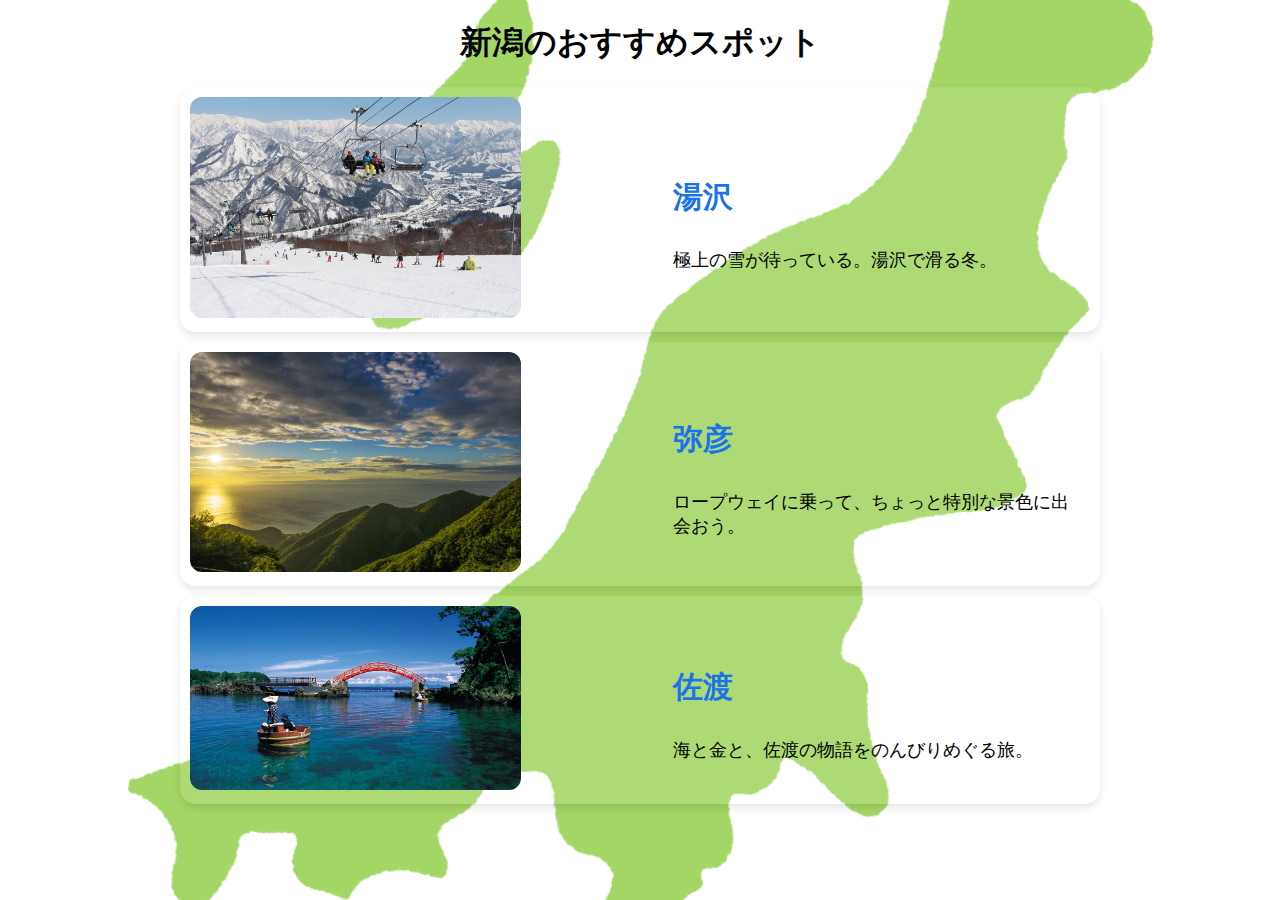
<file: index.html>
<!DOCTYPE html>
<html lang="en">

<head>
    <meta charset="UTF-8">
    <meta name="viewport" content="width=device-width, initial-scale=1.0">
    <title>新潟紹介サイト</title>
    <link rel="stylesheet" href="css/index.css">
    <style>
        body {
            background-image: url(images/niigata-prefecture_map.png);
            background-size: cover;
            background-repeat: no-repeat;
            background-position: center center;
        }
    </style>
</head>

<body>
    <h1 align="center">新潟のおすすめスポット</h1>
    <a href="yuzawa.html">
        <div id="box1">
            <div id="a1">
                <img src="images/Yuzawa_winter.jpeg" style="width: 50%; height: auto;">
            </div>
            <div id="b1">
                <p>湯沢</p>
                極上の雪が待っている。湯沢で滑る冬。
            </div>
        </div>
    </a>

    <a href="yahiko.html">
        <div id="box2">
            <div id="a2">
                <img src="images/Yahiko_green.jpg" style="width: 50%; height: auto;">
            </div>
            <div id="b2">
                <p>弥彦</p>
                ロープウェイに乗って、ちょっと特別な景色に出会おう。
            </div>
        </div>
    </a>

    <a href="sado.html">
        <div id="box3">
            <div id="a3">
                <img src="images/sado_tarai.jpg" style="width: 50%; height: auto;">
            </div>
            <div id="b3">
                <p>佐渡</p>
                海と金と、佐渡の物語をのんびりめぐる旅。
            </div>
        </div>
    </a>
</body>

</html>
</file>
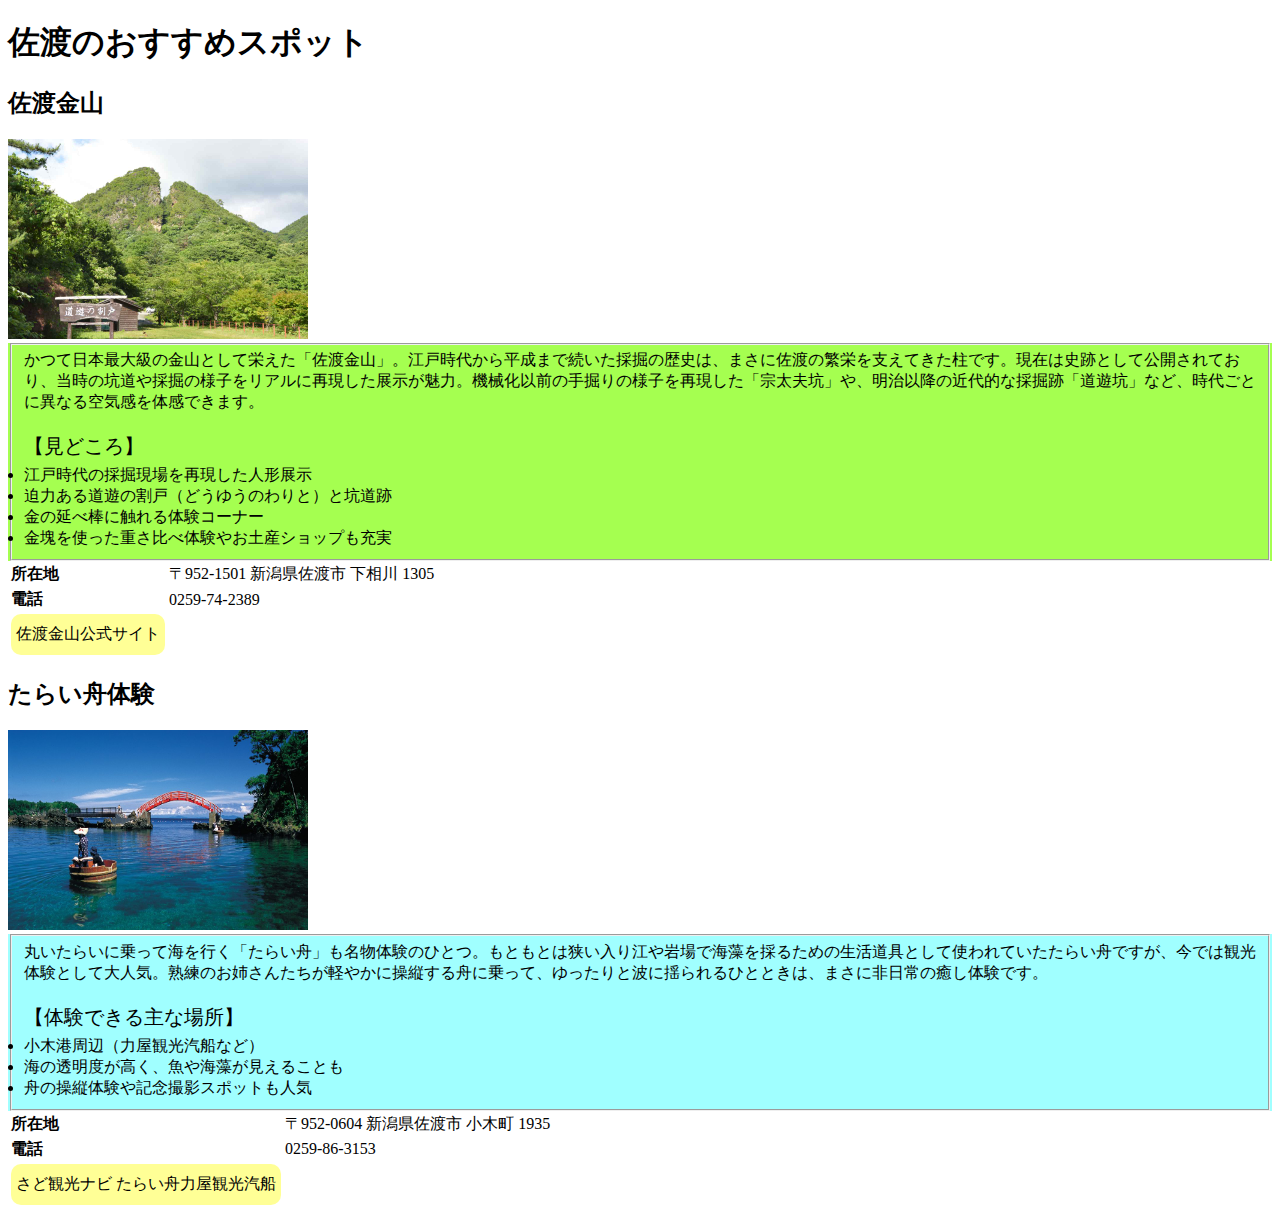
<file: sado.html>
<!DOCTYPE html>
<html lang="en">

<head>
    <meta charset="UTF-8">
    <meta name="viewport" content="width=device-width, initial-scale=1.0">
    <title>佐渡の紹介</title>
    <link rel="stylesheet" href="css/sado.css">
</head>

<body>
    <h1>佐渡のおすすめスポット</h1>
    <h2>佐渡金山</h2>
    <img src="images/sado_mountain.jpg" width="300px" height="200px">
    <form id="m">
        <fieldset>
            かつて日本最大級の金山として栄えた「佐渡金山」。江戸時代から平成まで続いた採掘の歴史は、まさに佐渡の繁栄を支えてきた柱です。現在は史跡として公開されており、当時の坑道や採掘の様子をリアルに再現した展示が魅力。機械化以前の手掘りの様子を再現した「宗太夫坑」や、明治以降の近代的な採掘跡「道遊坑」など、時代ごとに異なる空気感を体感できます。
            <p>【見どころ】</p>
            <li>江戸時代の採掘現場を再現した人形展示</li>
            <li>迫力ある道遊の割戸（どうゆうのわりと）と坑道跡</li>
            <li>金の延べ棒に触れる体験コーナー</li>
            <li>金塊を使った重さ比べ体験やお土産ショップも充実</li>
        </fieldset>
    </form>
    <table>
        <tbody>
            <tr>
                <th align="left">所在地</th>
                <td>〒952-1501 新潟県佐渡市 下相川 1305</td>
            </tr>
            <tr>
                <th align="left">電話</th>
                <td>0259-74-2389</td>
            </tr>
            <tr>
                <td><a href="https://www.sado-kinzan.com/" class="button">佐渡金山公式サイト</a></td>
            </tr>
        </tbody>
    </table>
    <h2>たらい舟体験</h2>
    <img src="images/sado_tarai.jpg" width="300px" height="200px">
    <form id="t">
        <fieldset>
            丸いたらいに乗って海を行く「たらい舟」も名物体験のひとつ。もともとは狭い入り江や岩場で海藻を採るための生活道具として使われていたたらい舟ですが、今では観光体験として大人気。熟練のお姉さんたちが軽やかに操縦する舟に乗って、ゆったりと波に揺られるひとときは、まさに非日常の癒し体験です。
            <p>【体験できる主な場所】</p>
            <li>小木港周辺（力屋観光汽船など）</li>
            <li>海の透明度が高く、魚や海藻が見えることも</li>
            <li>舟の操縦体験や記念撮影スポットも人気</li>
        </fieldset>
    </form>
    <table>
        <tbody>
            <tr>
                <th align="left">所在地</th>
                <td>〒952-0604 新潟県佐渡市 小木町 1935</td>
            </tr>
            <tr>
                <th align="left">電話</th>
                <td>0259-86-3153</td>
            </tr>
            <tr>
                <td><a href="https://www.visitsado.com/spot/detail0045/" class="button">さど観光ナビ たらい舟力屋観光汽船</a></td>
            </tr>
        </tbody>
    </table>
</body>

</html>
</file>
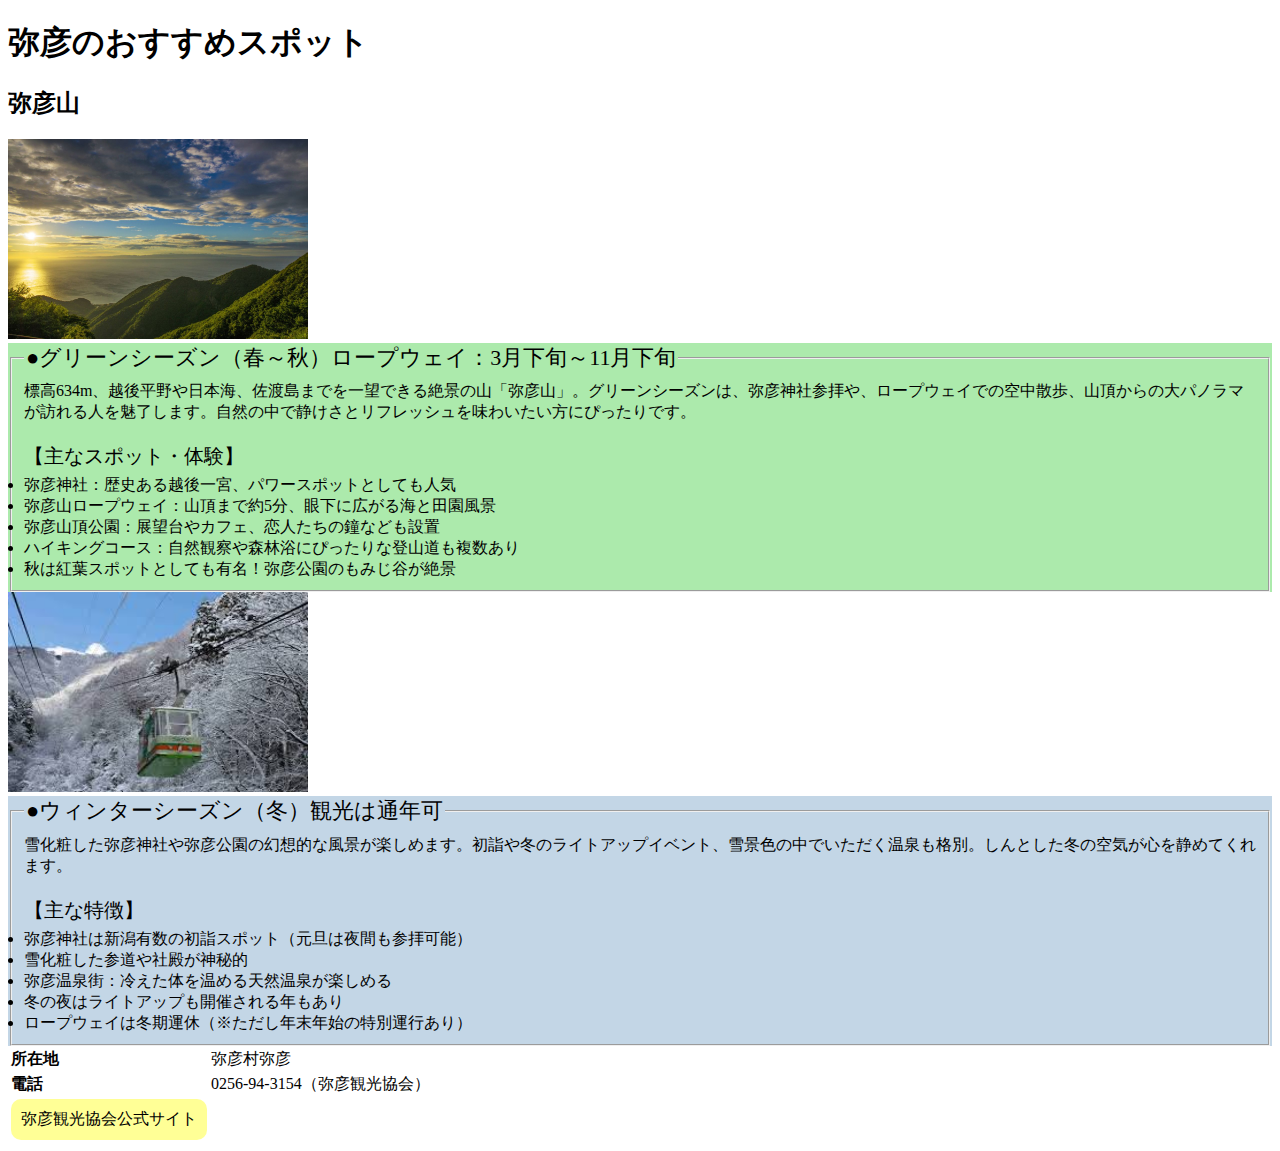
<file: yahiko.html>
<!DOCTYPE html>
<html lang="en">

<head>
    <meta charset="UTF-8">
    <meta name="viewport" content="width=device-width, initial-scale=1.0">
    <title>弥彦の紹介</title>
    <link rel="stylesheet" href="css/yahiko.css">
</head>

<body>
    <h1>弥彦のおすすめスポット</h1>
    <h2>弥彦山</h2>
    <img src="images/Yahiko_green.jpg" width="300px" height="200px">
    <form id="g">
        <fieldset>
            <legend>●グリーンシーズン（春～秋）ロープウェイ：3月下旬～11月下旬</legend>
            標高634m、越後平野や日本海、佐渡島までを一望できる絶景の山「弥彦山」。グリーンシーズンは、弥彦神社参拝や、ロープウェイでの空中散歩、山頂からの大パノラマが訪れる人を魅了します。自然の中で静けさとリフレッシュを味わいたい方にぴったりです。
            <p>【主なスポット・体験】</p>
            <li>弥彦神社：歴史ある越後一宮、パワースポットとしても人気</li>
            <li>弥彦山ロープウェイ：山頂まで約5分、眼下に広がる海と田園風景</li>
            <li>弥彦山頂公園：展望台やカフェ、恋人たちの鐘なども設置</li>
            <li>ハイキングコース：自然観察や森林浴にぴったりな登山道も複数あり</li>
            <li>秋は紅葉スポットとしても有名！弥彦公園のもみじ谷が絶景</li>
        </fieldset>
    </form>
    <img src="images/Yahiko_winter.jpg" width="300px" height="200px">
    <form id="w">
        <fieldset>
            <legend>●ウィンターシーズン（冬）観光は通年可</legend>
            雪化粧した弥彦神社や弥彦公園の幻想的な風景が楽しめます。初詣や冬のライトアップイベント、雪景色の中でいただく温泉も格別。しんとした冬の空気が心を静めてくれます。
            <p>【主な特徴】</p>
            <li>弥彦神社は新潟有数の初詣スポット（元旦は夜間も参拝可能）</li>
            <li>雪化粧した参道や社殿が神秘的</li>
            <li>弥彦温泉街：冷えた体を温める天然温泉が楽しめる</li>
            <li>冬の夜はライトアップも開催される年もあり</li>
            <li>ロープウェイは冬期運休（※ただし年末年始の特別運行あり）</li>
        </fieldset>
    </form>
    <table>
        <tbody>
            <tr>
                <th align="left">所在地</th>
                <td>弥彦村弥彦</td>
            </tr>
            <tr>
                <th align="left">電話</th>
                <td>0256-94-3154（弥彦観光協会）</td>
            </tr>
            <tr>
                <td><a href="https://www.e-yahiko.com/spot/yahikoyama/" class="button">弥彦観光協会公式サイト</a></td>
            </tr>
        </tbody>
    </table>
</body>

</html>
</file>
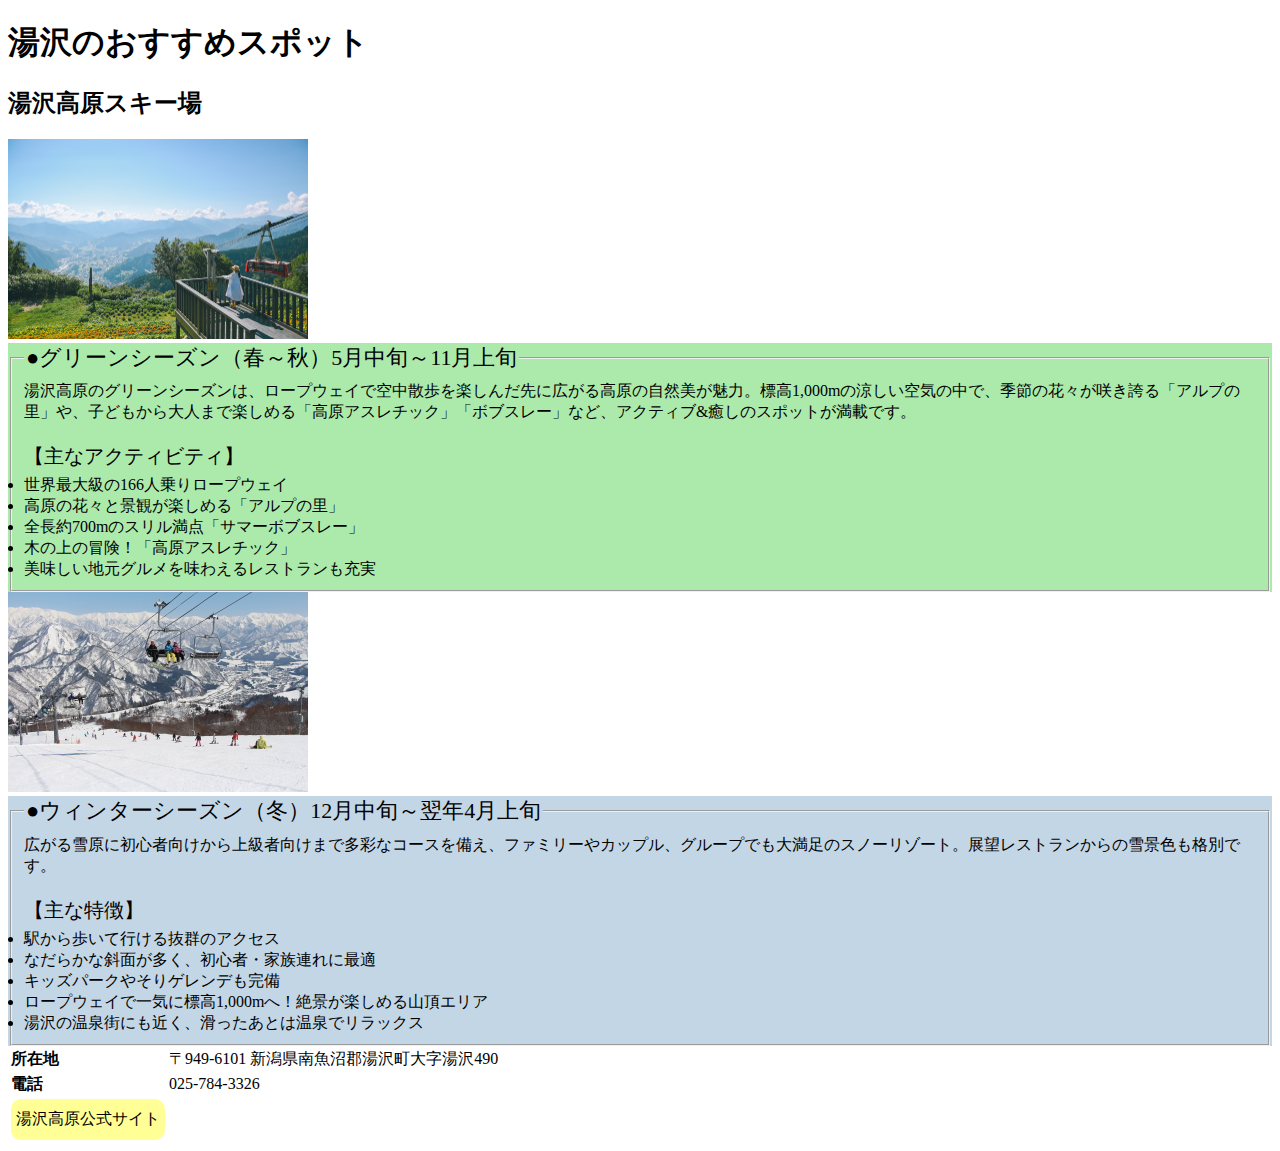
<file: yuzawa.html>
<!DOCTYPE html>
<html lang="en">

<head>
    <meta charset="UTF-8">
    <meta name="viewport" content="width=device-width, initial-scale=1.0">
    <title>湯沢の紹介</title>
    <link rel="stylesheet" href="css/yuzawa.css">
</head>

<body>
    <h1>湯沢のおすすめスポット</h1>
    <h2>湯沢高原スキー場</h2>
    <img src="images/Yuzawa_green.jpg" width="300px" height="200px">
    <form id="g">
        <fieldset>
            <legend>●グリーンシーズン（春～秋）5月中旬～11月上旬</legend>
            湯沢高原のグリーンシーズンは、ロープウェイで空中散歩を楽しんだ先に広がる高原の自然美が魅力。標高1,000mの涼しい空気の中で、季節の花々が咲き誇る「アルプの里」や、子どもから大人まで楽しめる「高原アスレチック」「ボブスレー」など、アクティブ&癒しのスポットが満載です。
            <p>【主なアクティビティ】</p>
            <li>世界最大級の166人乗りロープウェイ</li>
            <li>高原の花々と景観が楽しめる「アルプの里」</li>
            <li>全長約700mのスリル満点「サマーボブスレー」</li>
            <li>木の上の冒険！「高原アスレチック」</li>
            <li>美味しい地元グルメを味わえるレストランも充実</li>
        </fieldset>
    </form>
    <img src="images/Yuzawa_winter.jpeg" width="300px" height="200px">
    <form id="w">
        <fieldset>
            <legend>●ウィンターシーズン（冬）12月中旬～翌年4月上旬</legend>
            広がる雪原に初心者向けから上級者向けまで多彩なコースを備え、ファミリーやカップル、グループでも大満足のスノーリゾート。展望レストランからの雪景色も格別です。
            <p>【主な特徴】</p>
            <li>駅から歩いて行ける抜群のアクセス</li>
            <li>なだらかな斜面が多く、初心者・家族連れに最適</li>
            <li>キッズパークやそりゲレンデも完備</li>
            <li>ロープウェイで一気に標高1,000mへ！絶景が楽しめる山頂エリア</li>
            <li>湯沢の温泉街にも近く、滑ったあとは温泉でリラックス</li>
        </fieldset>
    </form>
    <table>
        <tbody>
            <tr>
                <th align="left">所在地</th>
                <td>〒949-6101 新潟県南魚沼郡湯沢町大字湯沢490</td>
            </tr>
            <tr>
                <th align="left">電話</th>
                <td>025-784-3326</td>
            </tr>
            <tr>
                <td><a href="https://www.yuzawakogen.com/" class="button">湯沢高原公式サイト</a>

                </td>
            </tr>
        </tbody>
    </table>
</body>

</html>
</file>
<file: css/index.css>
#box1,
#box2,
#box3 {
    display: flex;
    align-items: center;
    justify-content: center;
    margin: 10px auto;
    padding: 10px;
    max-width: 900px;
    background-color: rgba(255, 255, 255, 0.1);
    border-radius: 16px;
    box-shadow: 0 4px 8px rgba(0, 0, 0, 0.1);
    transition: transform 0.3s ease, box-shadow 0.3s ease;
    cursor: pointer;
    text-decoration: none;
    color: inherit;
}

a {
    text-decoration: none;
    color: inherit;
}

#box1:hover,
#box2:hover,
#box3:hover {
    transform: scale(1.03);
    box-shadow: 0 8px 20px rgba(0, 0, 0, 0.2);
    background-color: rgba(50, 225, 225, 0.3);
}

#a1,
#a2,
#a3 {
    width: 100%;
    margin-right: -200px;
}

#a1 img,
#a2 img,
#a3 img {
    width: 100%;
    height: auto;
    border-radius: 12px;
    transition: transform 0.3s ease;
}

#box1:hover,
#box2:hover,
#box3:hover #a1 img {
    transform: scale(1.05);
}

#b1 p,
#b2 p,
#b3 p {
    font-size: 30px;
    font-weight: bold;
    color: #1a73e8;
    margin-bottom: 30px;
    margin: 0 0 10px o;
}

#b1,
#b2,
#b3 {
    padding: 10px 20px;
    font-size: 18px;
    width: 60%;
    text-align: left;
    margin-left: 0;
}
</file>
<file: css/sado.css>
#m {
    background-color: rgb(165, 255, 80);
}

#t {
    background-color: rgb(160, 255, 255);
}

.button {
    display: inline-block;
    padding: 10px 5px;
    color: black;
    background-color: rgb(255, 255, 150);
    border-radius: 10px;
    text-decoration: none;
    transition: background-color 0.3s, transform 0.2s;
    align-items: center;
}

.button:hover {
    background-color: rgb(255, 255, 100);
    transform: scale(1.05);
}

p {
    font-size: 20px;
    margin-bottom: 5px;
}

legend {
    font-size: 22px;
    margin-bottom: 3px;
}
</file>
<file: css/yahiko.css>
#g {
    background-color: rgb(172, 234, 172);
}

#w {
    background-color: rgb(195, 214, 230);
}

.button {
    display: inline-block;
    padding: 10px 10px;
    color: black;
    background-color: rgb(255, 255, 150);
    border-radius: 10px;
    text-decoration: none;
    transition: background-color 0.3s, transform 0.2s;
    align-items: center;
}

.button:hover {
    background-color: rgb(255, 255, 100);
    transform: scale(1.05);
}

p {
    font-size: 20px;
    margin-bottom: 5px;
}

legend {
    font-size: 22px;
    margin-bottom: 3px;
}
</file>
<file: css/yuzawa.css>
#g {
    background-color: rgb(172, 234, 172);
}

#w {
    background-color: rgb(195, 214, 230);
}

.button {
    display: inline-block;
    padding: 10px 5px;
    color: black;
    background-color: rgb(255, 255, 150);
    border-radius: 10px;
    text-decoration: none;
    transition: background-color 0.3s, transform 0.2s;
    align-items: center;
}

.button:hover {
    background-color: rgb(255, 255, 100);
    transform: scale(1.05);
}

p {
    font-size: 20px;
    margin-bottom: 5px;
}

legend {
    font-size: 22px;
    margin-bottom: 3px;
}
</file>
